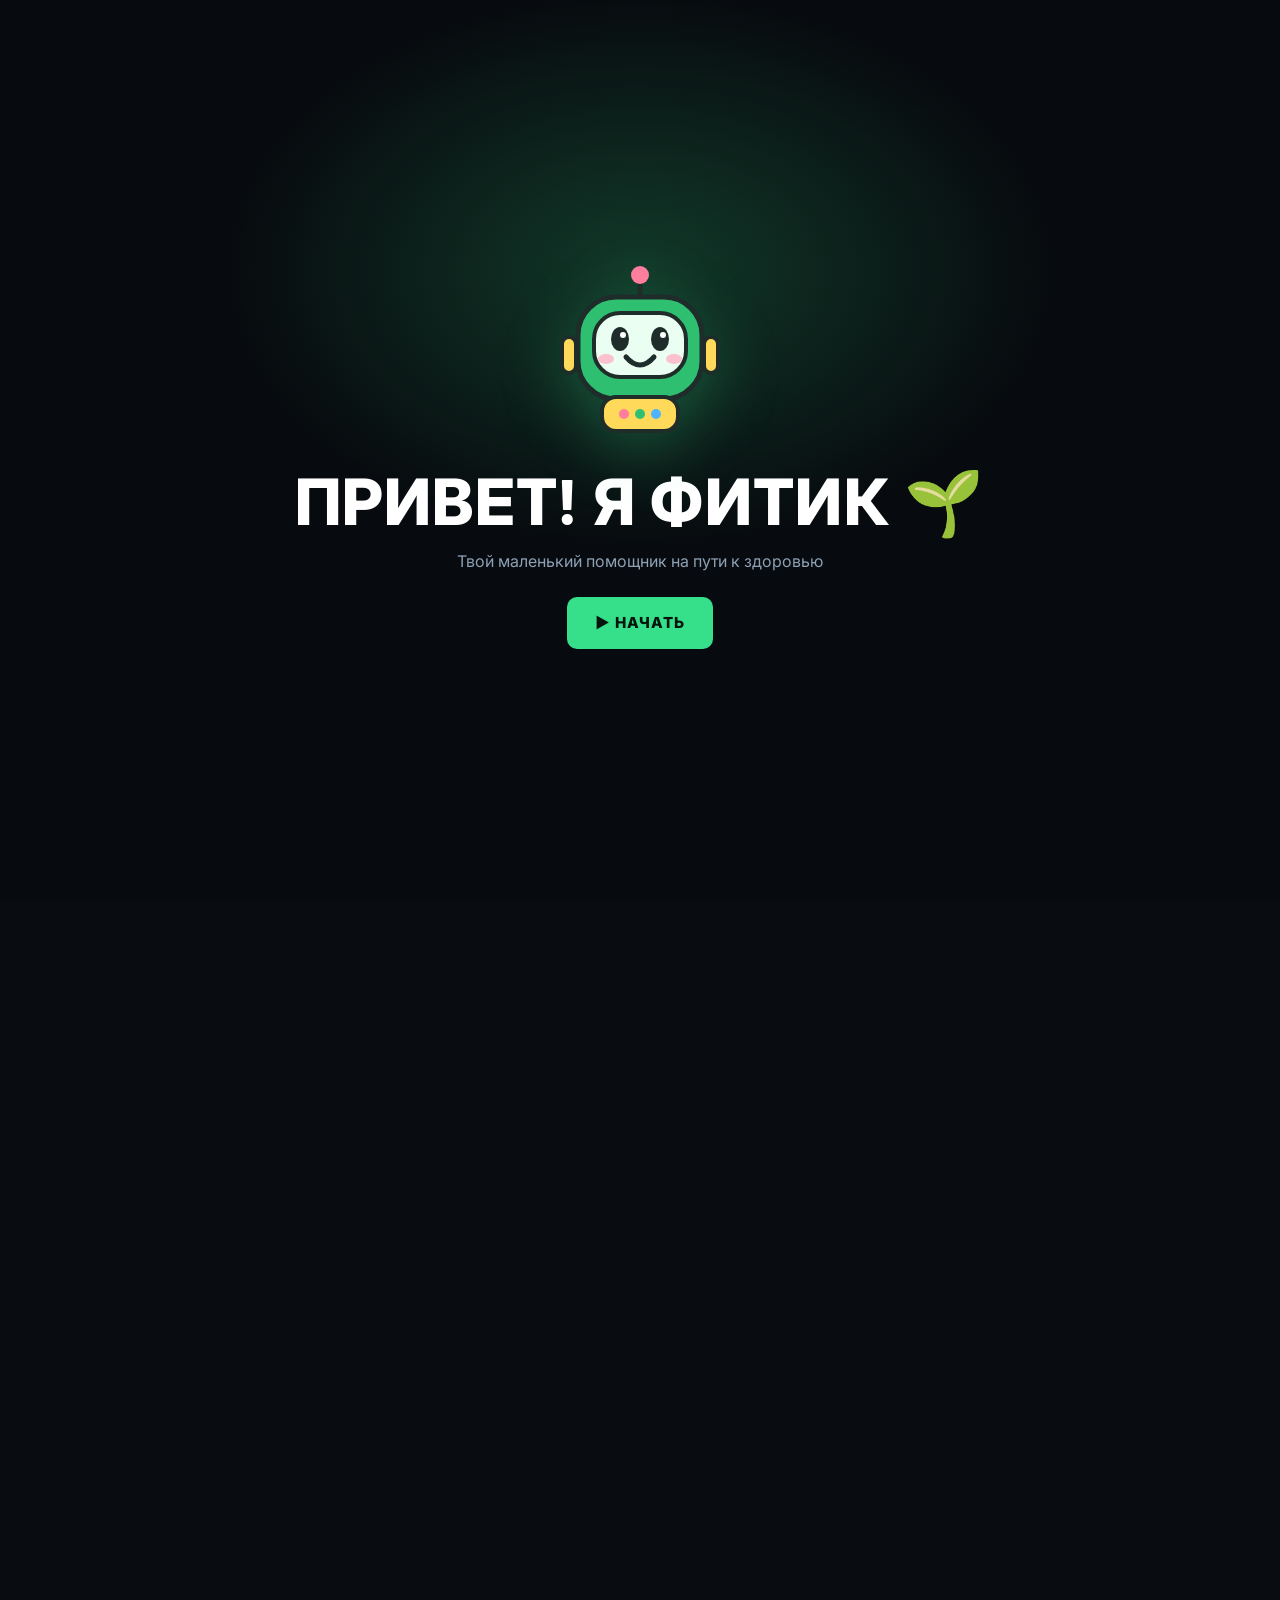
<file: index.html>
<!DOCTYPE html>
<html lang="ru">
<head>
  <meta charset="UTF-8">
  <meta name="viewport" content="width=device-width, initial-scale=1">
  <title>Фитик — помощник по питанию, похудению и тренировкам</title>
  <meta name="description" content="Персональный дневник здоровья: рассчитай свою норму калорий, получи рацион и следи за прогрессом вместе с роботом Фитиком.">
  <link rel="icon" href="assets/favicon.svg" type="image/svg+xml">
  <link href="https://fonts.googleapis.com/css2?family=Barlow+Condensed:wght@600;700;800&family=Inter:wght@400;600;700;800&display=swap" rel="stylesheet">
  <link rel="stylesheet" href="css/style.css">
</head>
<body>
  <!-- Стартовый экран с музыкой -->
  <div class="intro" id="intro">
    <div id="introMascot"></div>
    <h1>Привет! Я Фитик 🌱</h1>
    <p>Твой маленький помощник на пути к здоровью</p>
    <button class="btn" id="startBtn">▶ Начать</button>
  </div>

  <div id="site-header"></div>

  <main>
    <section class="hero">
      <div class="container hero-grid">
        <div>
          <span class="tag">Спорт · Питание · Похудение</span>
          <h1>Тренируйся. Питайся. <em>Побеждай.</em></h1>
          <p class="lead">Ответь на пару вопросов — Фитик посчитает норму калорий и БЖУ, составит рацион и недельный план тренировок и откроет твою личную страницу.</p>
          <div class="hero-cta">
            <a href="#start" class="btn">Рассчитать мой план</a>
            <a href="workouts.html" class="btn ghost">Тренировки</a>
          </div>
          <div class="kpis">
            <div><b>9</b><span>программ тренировок</span></div>
            <div><b>25+</b><span>упражнений с техникой</span></div>
            <div><b>HIIT</b><span>интервальный таймер</span></div>
          </div>
        </div>
        <div class="hero-mascot">
          <div class="bubble" id="bubble">Привет!</div>
          <div id="mascot"></div>
        </div>
      </div>
    </section>

    <section class="section" id="start">
      <div class="container">
        <div class="card wizard">
          <div class="progress"><div id="progressBar"></div></div>
          <form id="wizard" novalidate>
            <div class="steps">
            <div class="step active">
              <h2>Как тебя зовут?</h2>
              <label for="name">Имя</label>
              <input type="text" id="name" maxlength="24" placeholder="Например, Аня">
            </div>

            <div class="step">
              <h2>Пол и возраст</h2>
              <div class="choices" data-field="sex">
                <button type="button" class="choice selected" data-value="f">👩 Женщина</button>
                <button type="button" class="choice" data-value="m">👨 Мужчина</button>
              </div>
              <label for="age">Возраст (лет)</label>
              <input type="number" id="age" min="14" max="90" placeholder="25">
            </div>

            <div class="step">
              <h2>Рост и вес</h2>
              <label for="height">Рост (см)</label>
              <input type="number" id="height" min="120" max="230" placeholder="165">
              <label for="weight">Текущий вес (кг)</label>
              <input type="number" id="weight" min="30" max="250" step="0.1" placeholder="60">
            </div>

            <div class="step">
              <h2>Твоя цель</h2>
              <div class="choices" data-field="goal">
                <button type="button" class="choice selected" data-value="lose">📉 Похудеть</button>
                <button type="button" class="choice" data-value="keep">⚖️ Держать вес</button>
                <button type="button" class="choice" data-value="gain">💪 Набрать</button>
              </div>
              <label for="target">Желаемый вес (кг), необязательно</label>
              <input type="number" id="target" min="30" max="250" step="0.1" placeholder="55">
            </div>

            <div class="step">
              <h2>Насколько ты активен?</h2>
              <label for="activity">Уровень активности</label>
              <select id="activity">
                <option value="low">Сидячий образ жизни</option>
                <option value="light" selected>Лёгкая (1–3 тренировки в неделю)</option>
                <option value="mid">Средняя (3–5 тренировок)</option>
                <option value="high">Высокая (6–7 тренировок)</option>
              </select>
            </div>

            </div>
            <div class="error-slot"><p id="error" class="notice" hidden></p></div>
            <div class="row">
              <button type="button" class="btn ghost small" id="prevBtn">Назад</button>
              <button type="button" class="btn" id="nextBtn">Дальше</button>
            </div>
          </form>
        </div>
      </div>
    </section>

    <section class="section">
      <div class="container">
        <h2>Выбери своё <em>направление</em></h2>
        <div class="grid cols-4" id="sports"></div>
      </div>
    </section>

    <section class="section">
      <div class="container">
        <h2>Что <em>внутри</em></h2>
        <div class="grid cols-3">
          <div class="card"><h3>🧮 Умный калькулятор</h3><p>Норма калорий, белки, жиры, углеводы и воды — под твой вес и цель.</p></div>
          <div class="card"><h3>📓 Личный дневник</h3><p>Отмечай еду, воду и вес. Фитик радуется твоим успехам.</p></div>
          <div class="card"><h3>⏱️ Таймер и план</h3><p>Интервальный таймер, недельный план тренировок и расчёт сожжённых калорий.</p></div>
        </div>
      </div>
    </section>
  </main>

  <div id="site-footer"></div>

  <script src="js/data.js"></script>
  <script src="js/sport.js"></script>
  <script src="js/storage.js"></script>
  <script src="js/calc.js"></script>
  <script src="js/audio.js"></script>
  <script src="js/mascot.js"></script>
  <script src="js/layout.js"></script>
  <script src="js/onboarding.js"></script>
</body>
</html>
</file>
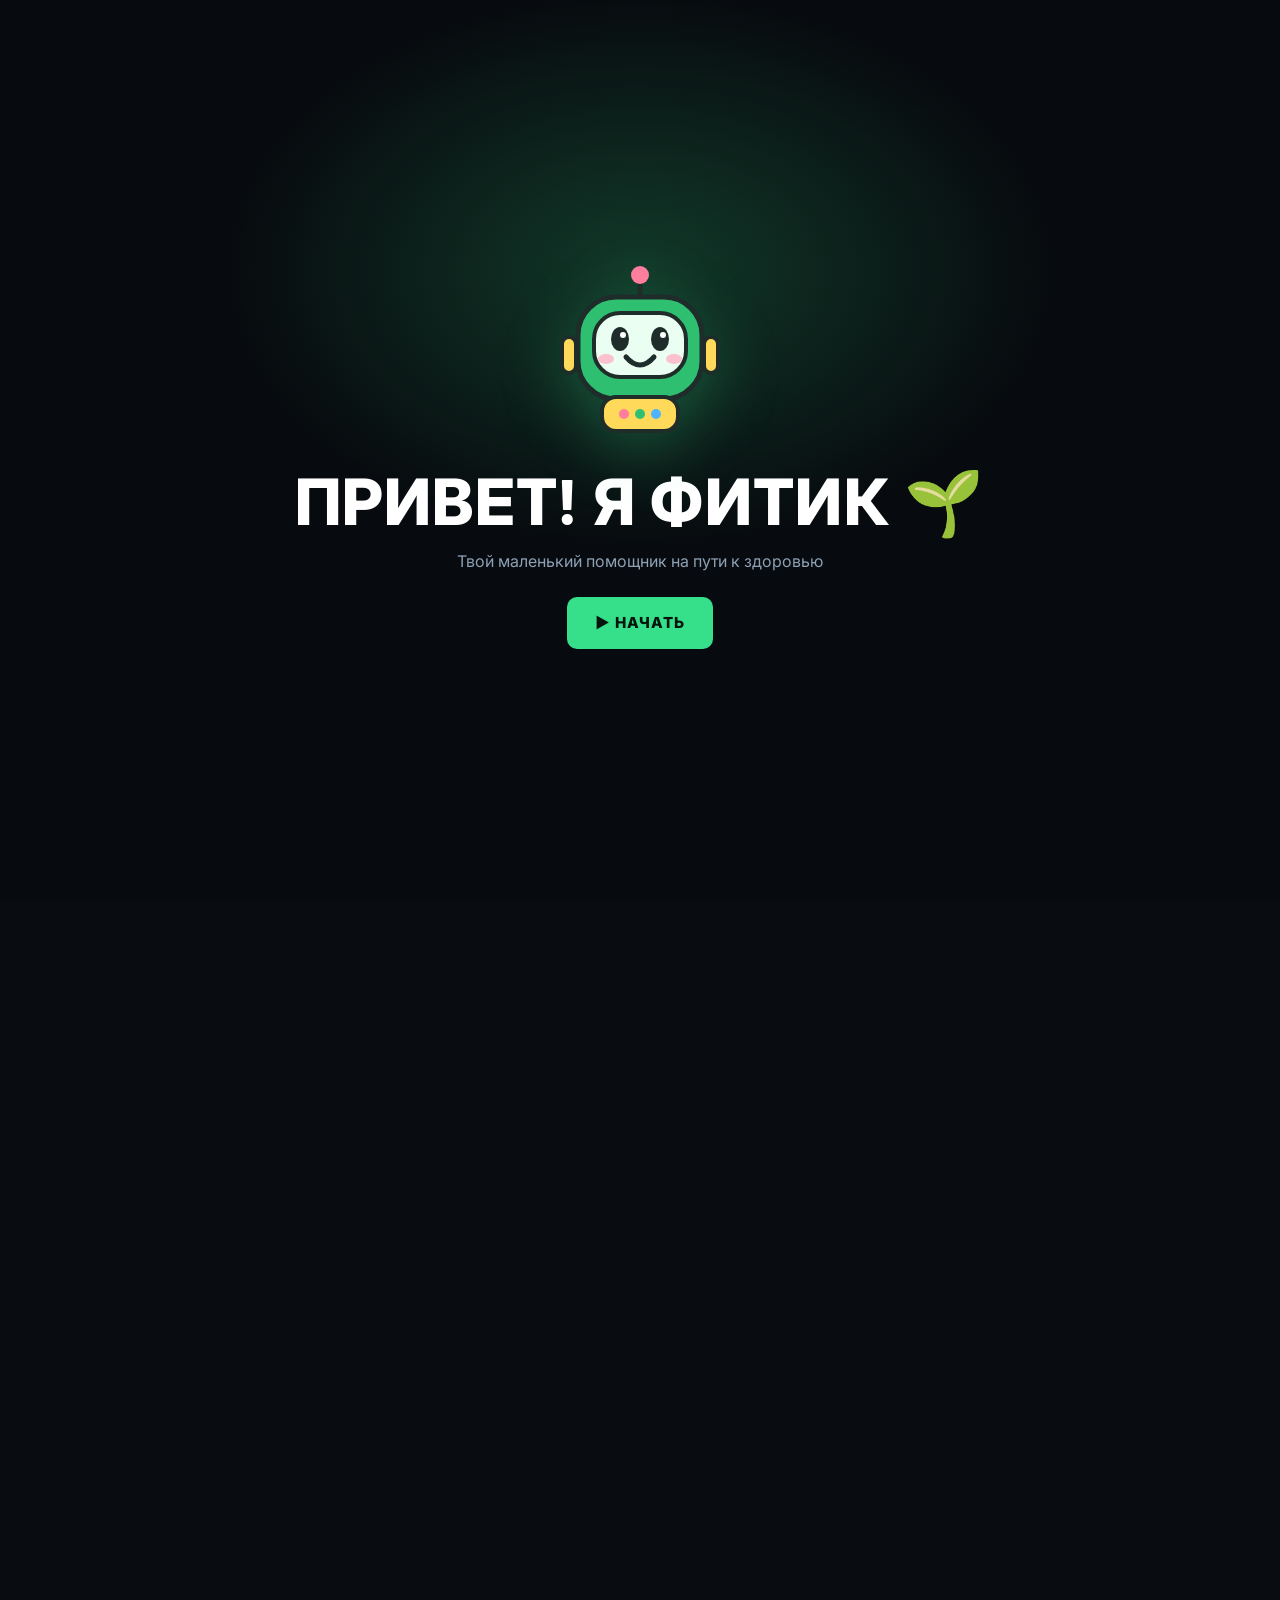
<file: diary.html>
<!DOCTYPE html>
<html lang="ru">
<head>
  <meta charset="UTF-8">
  <meta name="viewport" content="width=device-width, initial-scale=1">
  <title>Мой дневник — Фитик</title>
  <link rel="icon" href="assets/favicon.svg" type="image/svg+xml">
  <link href="https://fonts.googleapis.com/css2?family=Barlow+Condensed:wght@600;700;800&family=Inter:wght@400;600;700;800&display=swap" rel="stylesheet">
  <link rel="stylesheet" href="css/style.css">
</head>
<body>
  <div id="site-header"></div>
  <main class="container section">
    <div class="grid cols-2" style="align-items:center">
      <div>
        <span class="tag" id="dateTag"></span>
        <h1 id="hello">Мой дневник</h1>
        <p class="lead" id="subtitle"></p>
        <p>
          <button class="btn small" id="shareBtn">🔗 Моя личная ссылка</button>
          <button class="btn small ghost" id="resetBtn">Начать заново</button>
        </p>
      </div>
      <div class="hero-mascot">
        <div class="bubble" id="bubble">...</div>
        <div id="mascot"></div>
      </div>
    </div>

    <div class="grid cols-3" style="margin-top:28px">
      <div class="card stat"><div class="num" id="sTarget">—</div><div class="lbl">ккал в день</div></div>
      <div class="card stat"><div class="num" id="sBmi">—</div><div class="lbl" id="sBmiL">ИМТ</div></div>
      <div class="card stat"><div class="num" id="sWater">—</div><div class="lbl">стаканов воды</div></div>
    </div>

    <div class="grid cols-2" style="margin-top:20px">
      <div class="card">
        <h2>Сегодня съедено</h2>
        <div class="bar" id="kcalBar"><div style="width:0"></div></div>
        <p><b id="eatenTxt">0</b> из <b id="targetTxt">0</b> ккал</p>
        <div class="macro"><span>🥩 Белки: <b id="mP"></b> г</span><span>🥑 Жиры: <b id="mF"></b> г</span><span>🍞 Углеводы: <b id="mC"></b> г</span></div>
        <hr class="sep">
        <label for="extra">Добавить ещё калорий (перекус, сладкое…)</label>
        <div style="display:flex;gap:8px">
          <input type="number" id="extra" min="0" placeholder="Например, 150">
          <button class="btn small" id="addExtra">Добавить</button>
        </div>
      </div>

      <div class="card">
        <h2>Вода 💧</h2>
        <div class="glasses" id="glasses"></div>
        <hr class="sep">
        <h2>Вес сегодня ⚖️</h2>
        <div style="display:flex;gap:8px">
          <input type="number" id="weightToday" step="0.1" placeholder="кг">
          <button class="btn small" id="saveWeight">Записать</button>
        </div>
      </div>
    </div>

    <div class="card" style="margin-top:20px">
      <div style="display:flex;justify-content:space-between;align-items:center;flex-wrap:wrap;gap:8px">
        <h2 style="margin:0">Мой рацион на сегодня 🍽️</h2>
        <button class="btn small secondary" id="shuffle">🔄 Другие блюда</button>
      </div>
      <div id="plan"></div>
    </div>

    <div class="card" style="margin-top:20px">
      <h2>Мой план <em>на неделю</em> 🏋️</h2>
      <div class="week" id="week"></div>
      <p class="lead" style="margin-bottom:0">План подобран под твою цель. Таймер для интервалов — <a href="timer.html">здесь</a>, программы — <a href="workouts.html">здесь</a>.</p>
    </div>

    <div class="card" style="margin-top:20px">
      <h2>Тренировка <em>сегодня</em></h2>
      <div class="grid cols-3">
        <div><label for="wAct">Активность</label><select id="wAct"></select></div>
        <div><label for="wMin">Минут</label><input type="number" id="wMin" min="5" max="300" value="30"></div>
        <div style="display:flex;align-items:flex-end"><button class="btn" id="addWorkout" style="width:100%">Записать</button></div>
      </div>
      <div id="workoutList" style="margin-top:14px"></div>
      <p style="margin:12px 0 0">Сожжено сегодня: <b style="font-family:var(--head);font-size:1.8rem;color:var(--amber)" id="burned">0</b> ккал</p>
    </div>

    <div class="card" style="margin-top:20px">
      <h2>Динамика веса 📈</h2>
      <svg id="chart" viewBox="0 0 600 180" preserveAspectRatio="none"></svg>
      <p id="chartNote" class="lead"></p>
    </div>

    <div class="grid cols-3" style="margin-top:20px">
      <a class="card" href="game.html" style="text-decoration:none;color:inherit"><h3>🎮 Поиграть с Фитиком</h3><p>Короткая игра — отдохни и зарядись.</p></a>
      <a class="card" href="workouts.html" style="text-decoration:none;color:inherit"><h3>🏋️ Тренировки</h3><p>Планы для дома и зала.</p></a>
      <a class="card" href="shops.html" style="text-decoration:none;color:inherit"><h3>🛒 Магазины</h3><p>Спортпит, продукты, экипировка.</p></a>
    </div>
  </main>
  <div id="site-footer"></div>

  <script src="js/data.js"></script>
  <script src="js/sport.js"></script>
  <script src="js/storage.js"></script>
  <script src="js/calc.js"></script>
  <script src="js/audio.js"></script>
  <script src="js/mascot.js"></script>
  <script src="js/layout.js"></script>
  <script src="js/diary.js"></script>
</body>
</html>
</file>
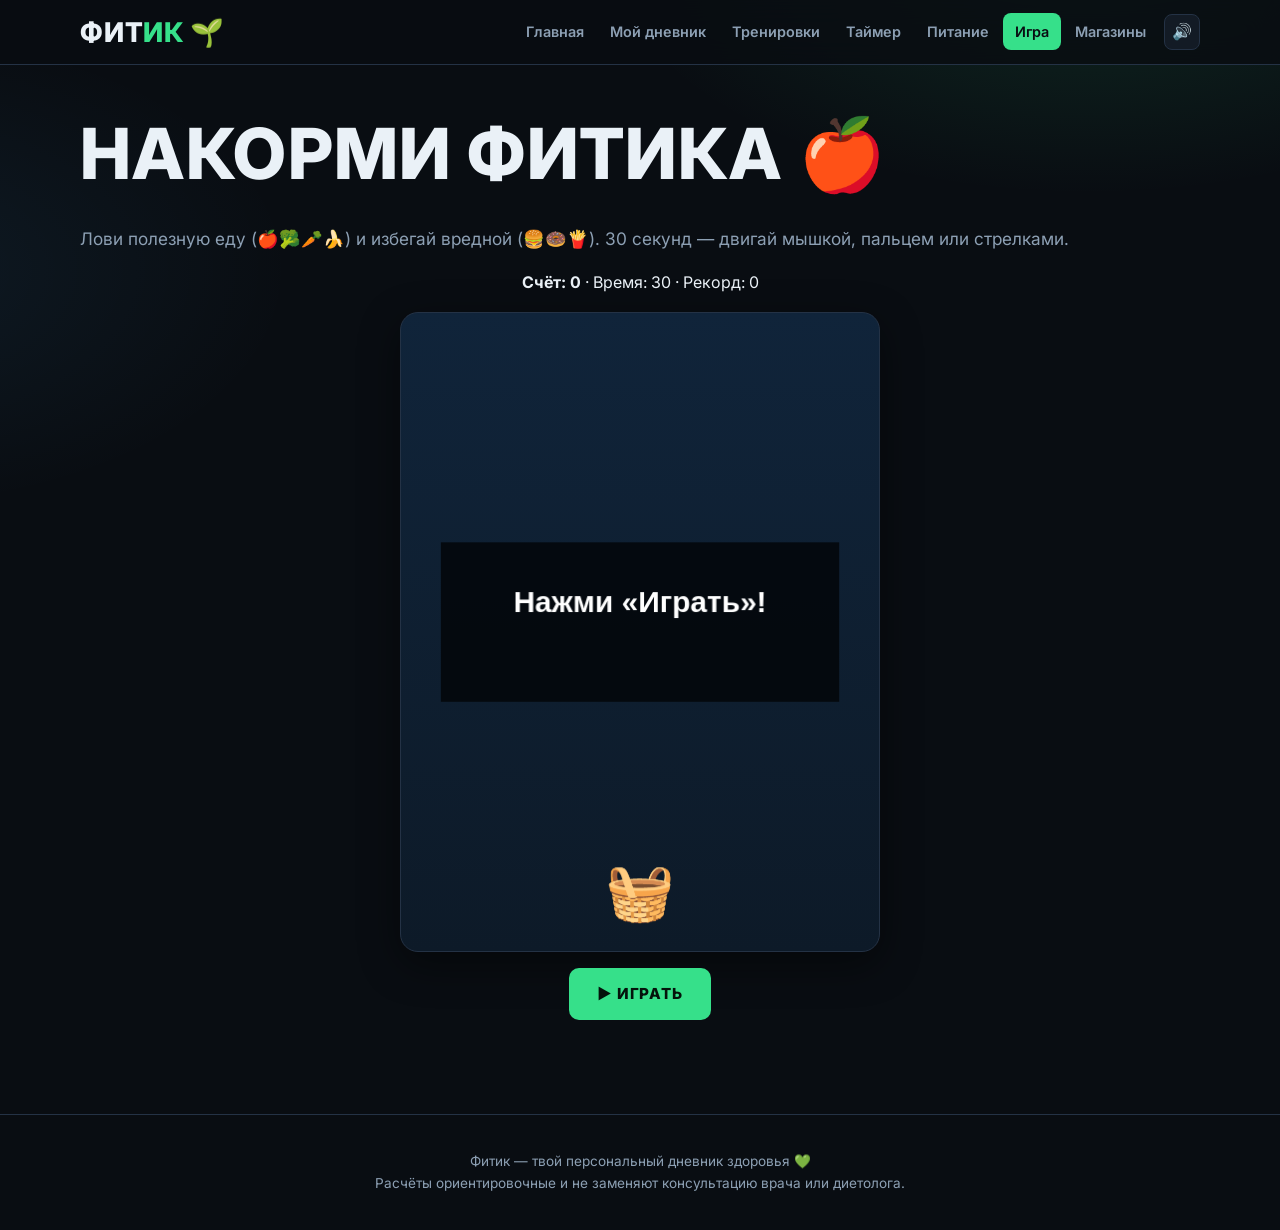
<file: game.html>
<!DOCTYPE html>
<html lang="ru">
<head>
  <meta charset="UTF-8">
  <meta name="viewport" content="width=device-width, initial-scale=1">
  <title>Игра — Фитик</title>
  <link rel="icon" href="assets/favicon.svg" type="image/svg+xml">
  <link href="https://fonts.googleapis.com/css2?family=Barlow+Condensed:wght@600;700;800&family=Inter:wght@400;600;700;800&display=swap" rel="stylesheet">
  <link rel="stylesheet" href="css/style.css">
</head>
<body>
  <div id="site-header"></div>
  <main class="container section">
    <h1>Накорми Фитика 🍎</h1>
    <p class="lead">Лови полезную еду (🍎🥦🥕🍌) и избегай вредной (🍔🍩🍟). 30 секунд — двигай мышкой, пальцем или стрелками.</p>
    <p style="text-align:center"><b>Счёт: <span id="score">0</span></b> · Время: <span id="time">30</span> · Рекорд: <span id="best">0</span></p><canvas id="game" width="480" height="640"></canvas><p style="text-align:center"><button class="btn" id="play">▶ Играть</button></p>
  </main>
  <div id="site-footer"></div>
  <script src="js/data.js"></script>
  <script src="js/storage.js"></script>
  <script src="js/audio.js"></script>
  <script src="js/layout.js"></script>
  <script src="js/game.js"></script>
</body>
</html>
</file>
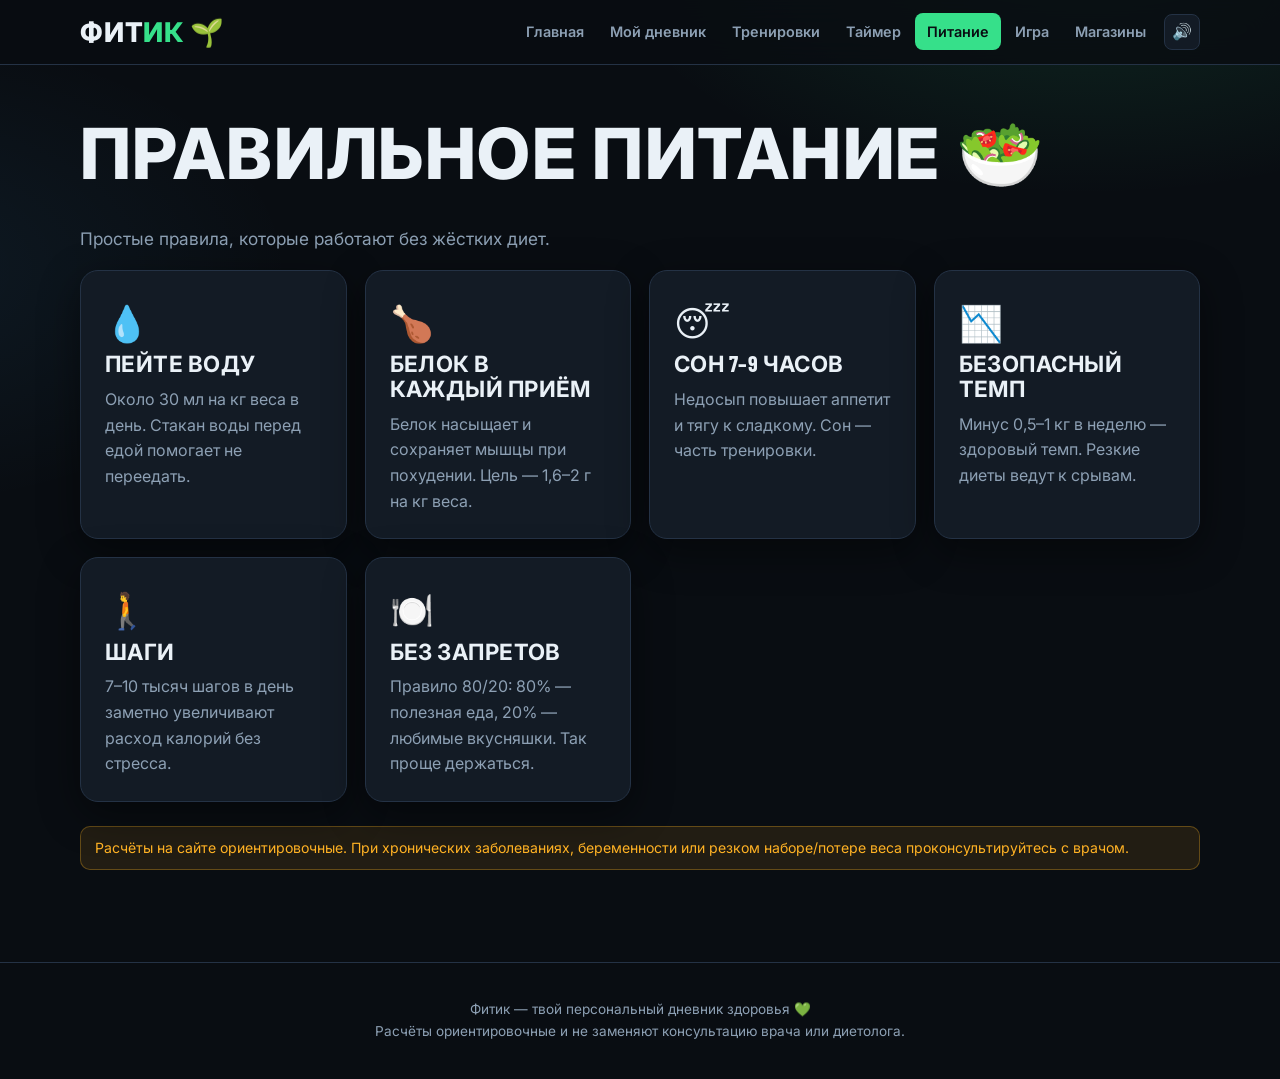
<file: nutrition.html>
<!DOCTYPE html>
<html lang="ru">
<head>
  <meta charset="UTF-8">
  <meta name="viewport" content="width=device-width, initial-scale=1">
  <title>Питание — Фитик</title>
  <link rel="icon" href="assets/favicon.svg" type="image/svg+xml">
  <link href="https://fonts.googleapis.com/css2?family=Barlow+Condensed:wght@600;700;800&family=Inter:wght@400;600;700;800&display=swap" rel="stylesheet">
  <link rel="stylesheet" href="css/style.css">
</head>
<body>
  <div id="site-header"></div>
  <main class="container section">
    <h1>Правильное питание 🥗</h1>
    <p class="lead">Простые правила, которые работают без жёстких диет.</p>
    <div class="grid cols-3" id="list"></div><p class="notice" style="margin-top:24px">Расчёты на сайте ориентировочные. При хронических заболеваниях, беременности или резком наборе/потере веса проконсультируйтесь с врачом.</p>
  </main>
  <div id="site-footer"></div>
  <script src="js/data.js"></script>
  <script src="js/storage.js"></script>
  <script src="js/audio.js"></script>
  <script src="js/layout.js"></script>
  <script src="js/pages.js"></script>
</body>
</html>
</file>
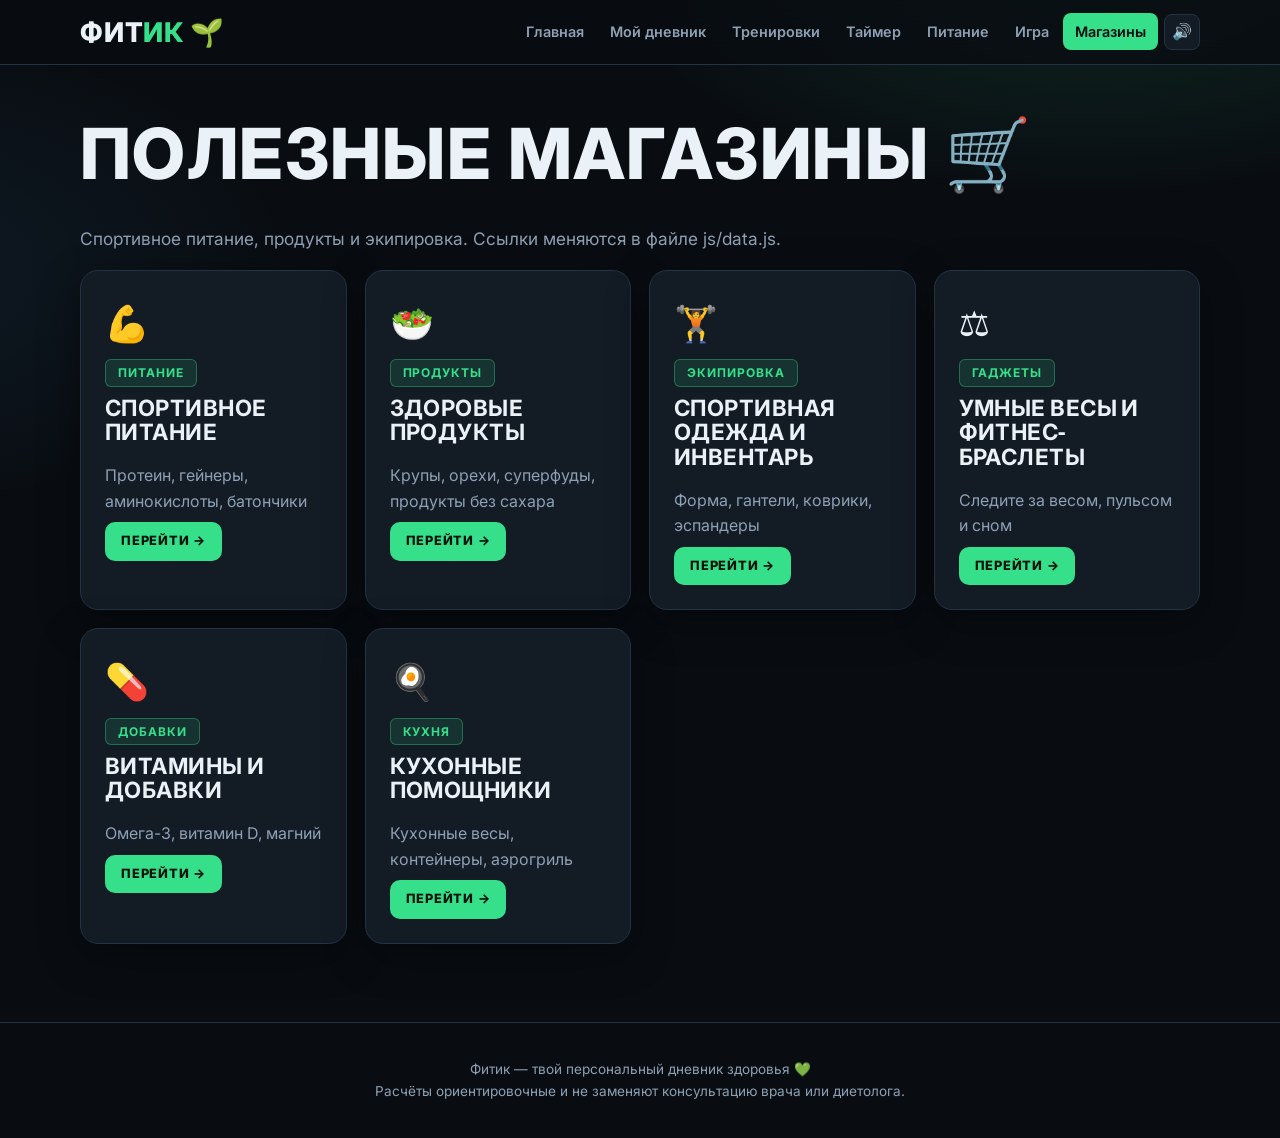
<file: shops.html>
<!DOCTYPE html>
<html lang="ru">
<head>
  <meta charset="UTF-8">
  <meta name="viewport" content="width=device-width, initial-scale=1">
  <title>Магазины — Фитик</title>
  <link rel="icon" href="assets/favicon.svg" type="image/svg+xml">
  <link href="https://fonts.googleapis.com/css2?family=Barlow+Condensed:wght@600;700;800&family=Inter:wght@400;600;700;800&display=swap" rel="stylesheet">
  <link rel="stylesheet" href="css/style.css">
</head>
<body>
  <div id="site-header"></div>
  <main class="container section">
    <h1>Полезные магазины 🛒</h1>
    <p class="lead">Спортивное питание, продукты и экипировка. Ссылки меняются в файле js/data.js.</p>
    <div class="grid cols-3" id="list"></div>
  </main>
  <div id="site-footer"></div>
  <script src="js/data.js"></script>
  <script src="js/storage.js"></script>
  <script src="js/audio.js"></script>
  <script src="js/layout.js"></script>
  <script src="js/pages.js"></script>
</body>
</html>
</file>
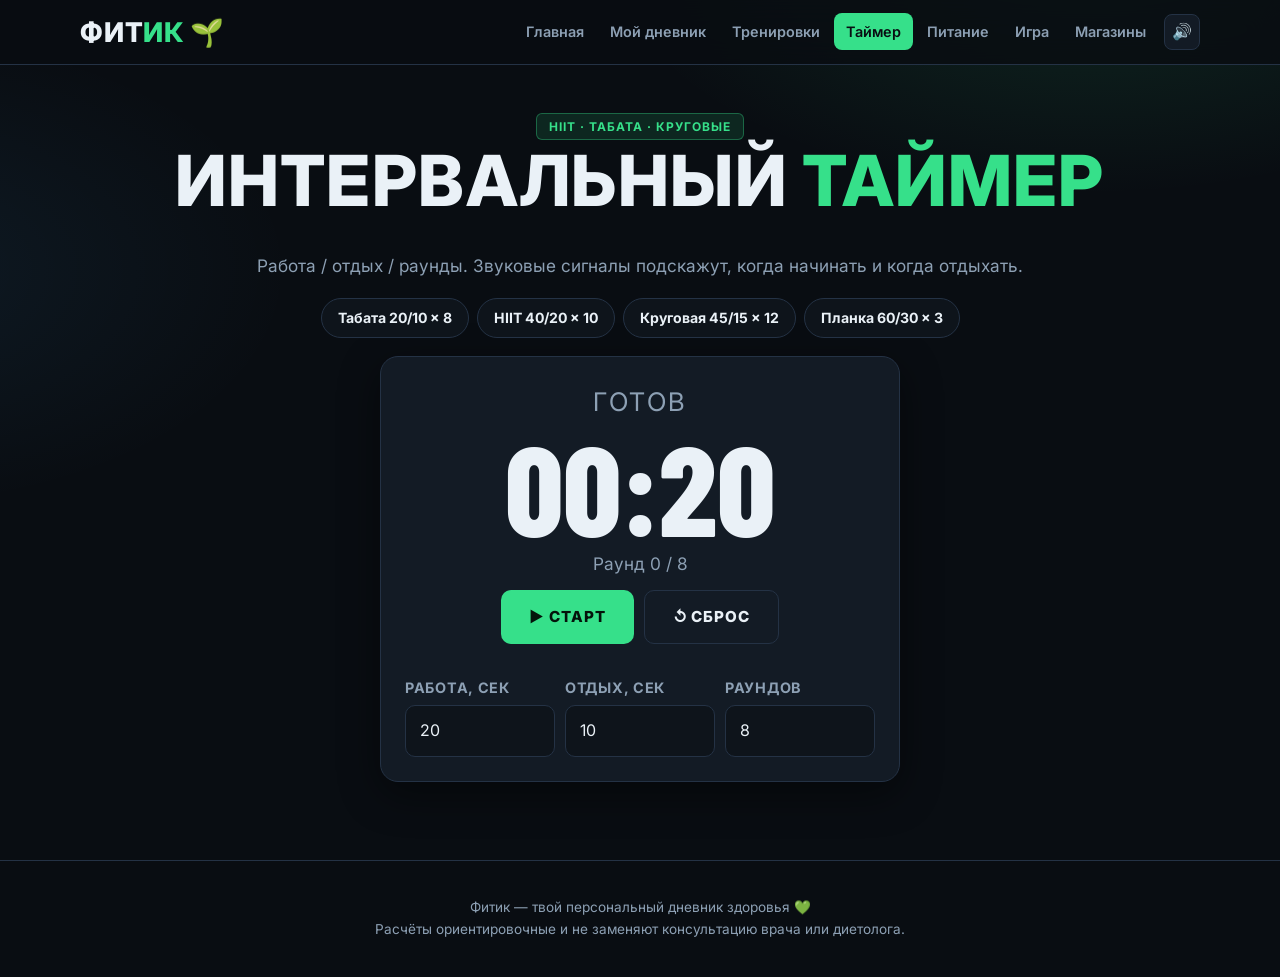
<file: timer.html>
<!DOCTYPE html>
<html lang="ru">
<head>
  <meta charset="UTF-8">
  <meta name="viewport" content="width=device-width, initial-scale=1">
  <title>Интервальный таймер — Фитик</title>
  <link rel="icon" href="assets/favicon.svg" type="image/svg+xml">
  <link href="https://fonts.googleapis.com/css2?family=Barlow+Condensed:wght@600;700;800&family=Inter:wght@400;600;700;800&display=swap" rel="stylesheet">
  <link rel="stylesheet" href="css/style.css">
</head>
<body>
  <div id="site-header"></div>
  <main class="container section">
    <div style="text-align:center">
      <span class="tag">HIIT · Табата · круговые</span>
      <h1>Интервальный <em>таймер</em></h1>
      <p class="lead">Работа / отдых / раунды. Звуковые сигналы подскажут, когда начинать и когда отдыхать.</p>
    </div>
    <div class="chips" style="justify-content:center" id="presets"></div>
    <div class="card timer-box" id="box">
      <div class="timer-phase" id="phase">Готов</div>
      <div class="timer-time" id="time">00:20</div>
      <div class="lead" id="round">Раунд 0 / 8</div>
      <div class="timer-controls">
        <button class="btn" id="startBtn">▶ Старт</button>
        <button class="btn ghost" id="resetBtn">↺ Сброс</button>
      </div>
      <div class="timer-inputs">
        <div><label for="wSec">Работа, сек</label><input type="number" id="wSec" min="5" max="600" value="20"></div>
        <div><label for="rSec">Отдых, сек</label><input type="number" id="rSec" min="0" max="600" value="10"></div>
        <div><label for="rounds">Раундов</label><input type="number" id="rounds" min="1" max="50" value="8"></div>
      </div>
    </div>
  </main>
  <div id="site-footer"></div>
  <script src="js/data.js"></script>
  <script src="js/storage.js"></script>
  <script src="js/audio.js"></script>
  <script src="js/layout.js"></script>
  <script src="js/timer.js"></script>
</body>
</html>
</file>
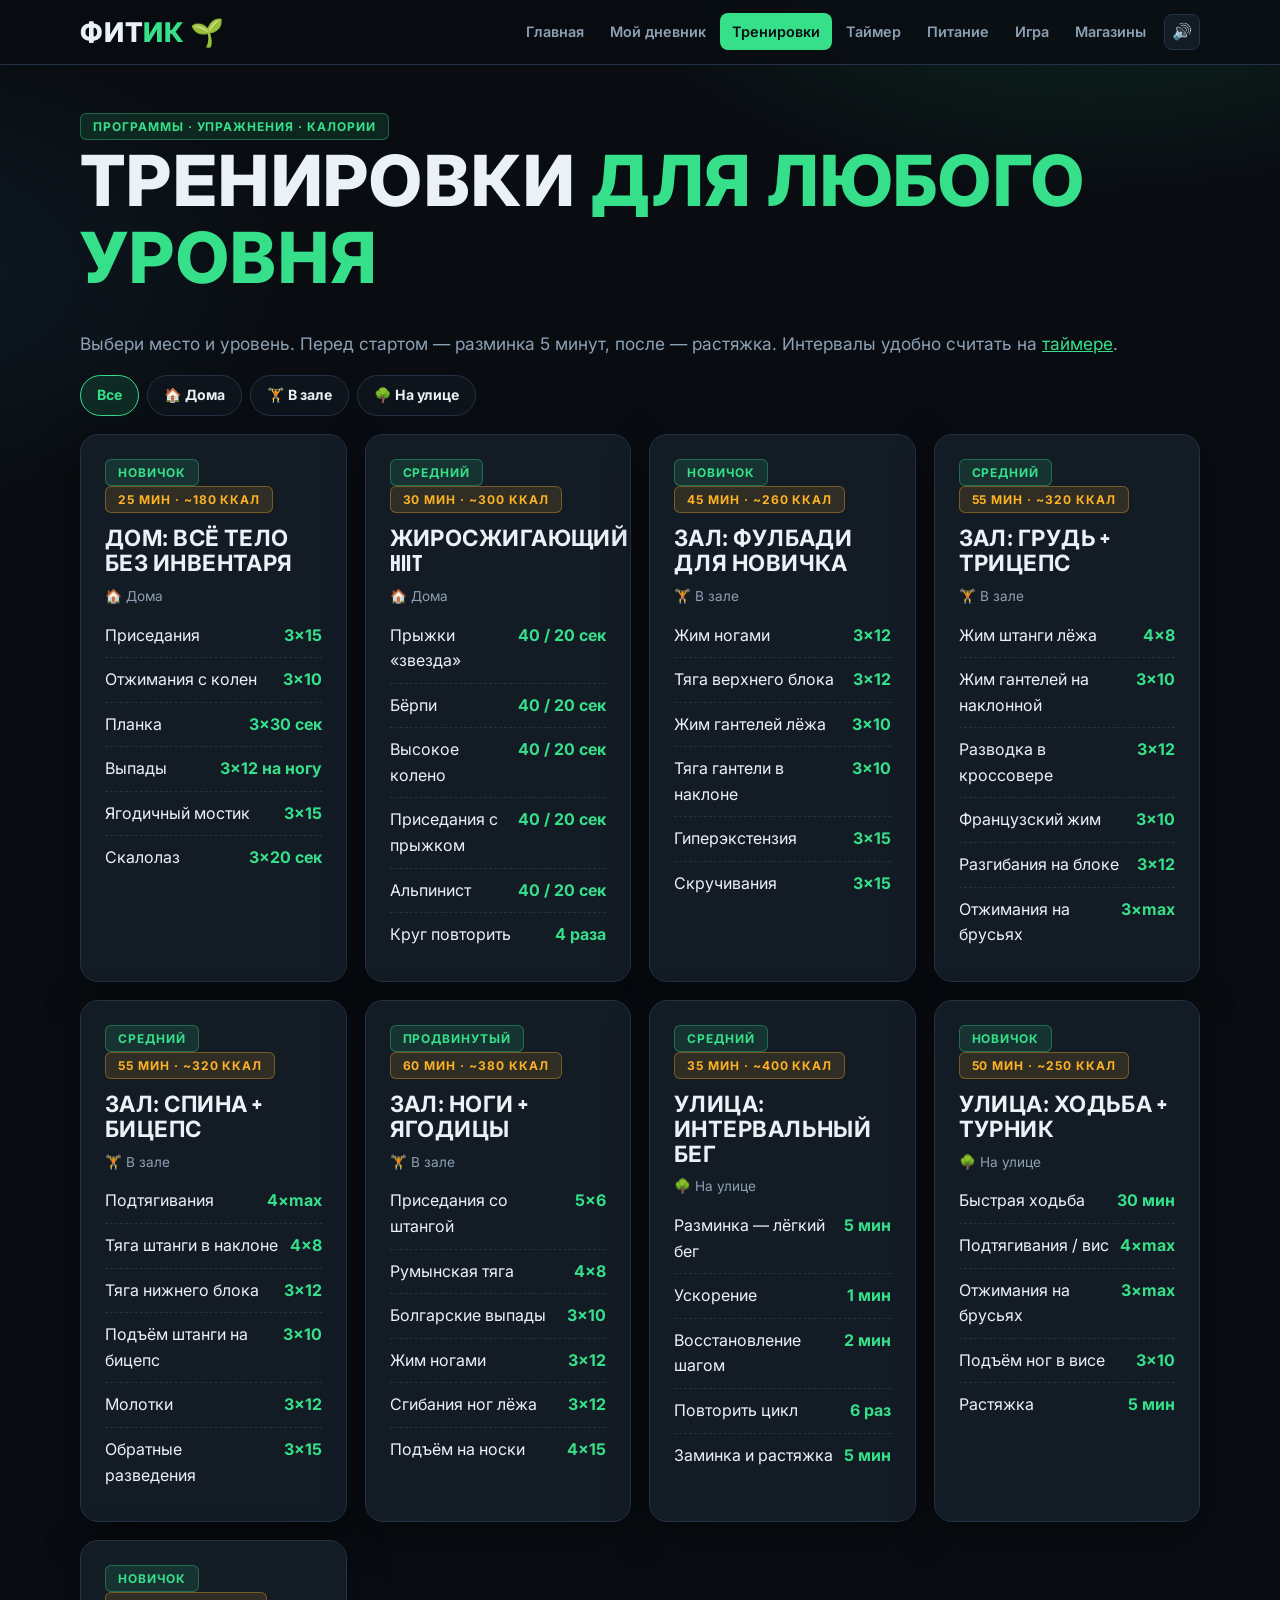
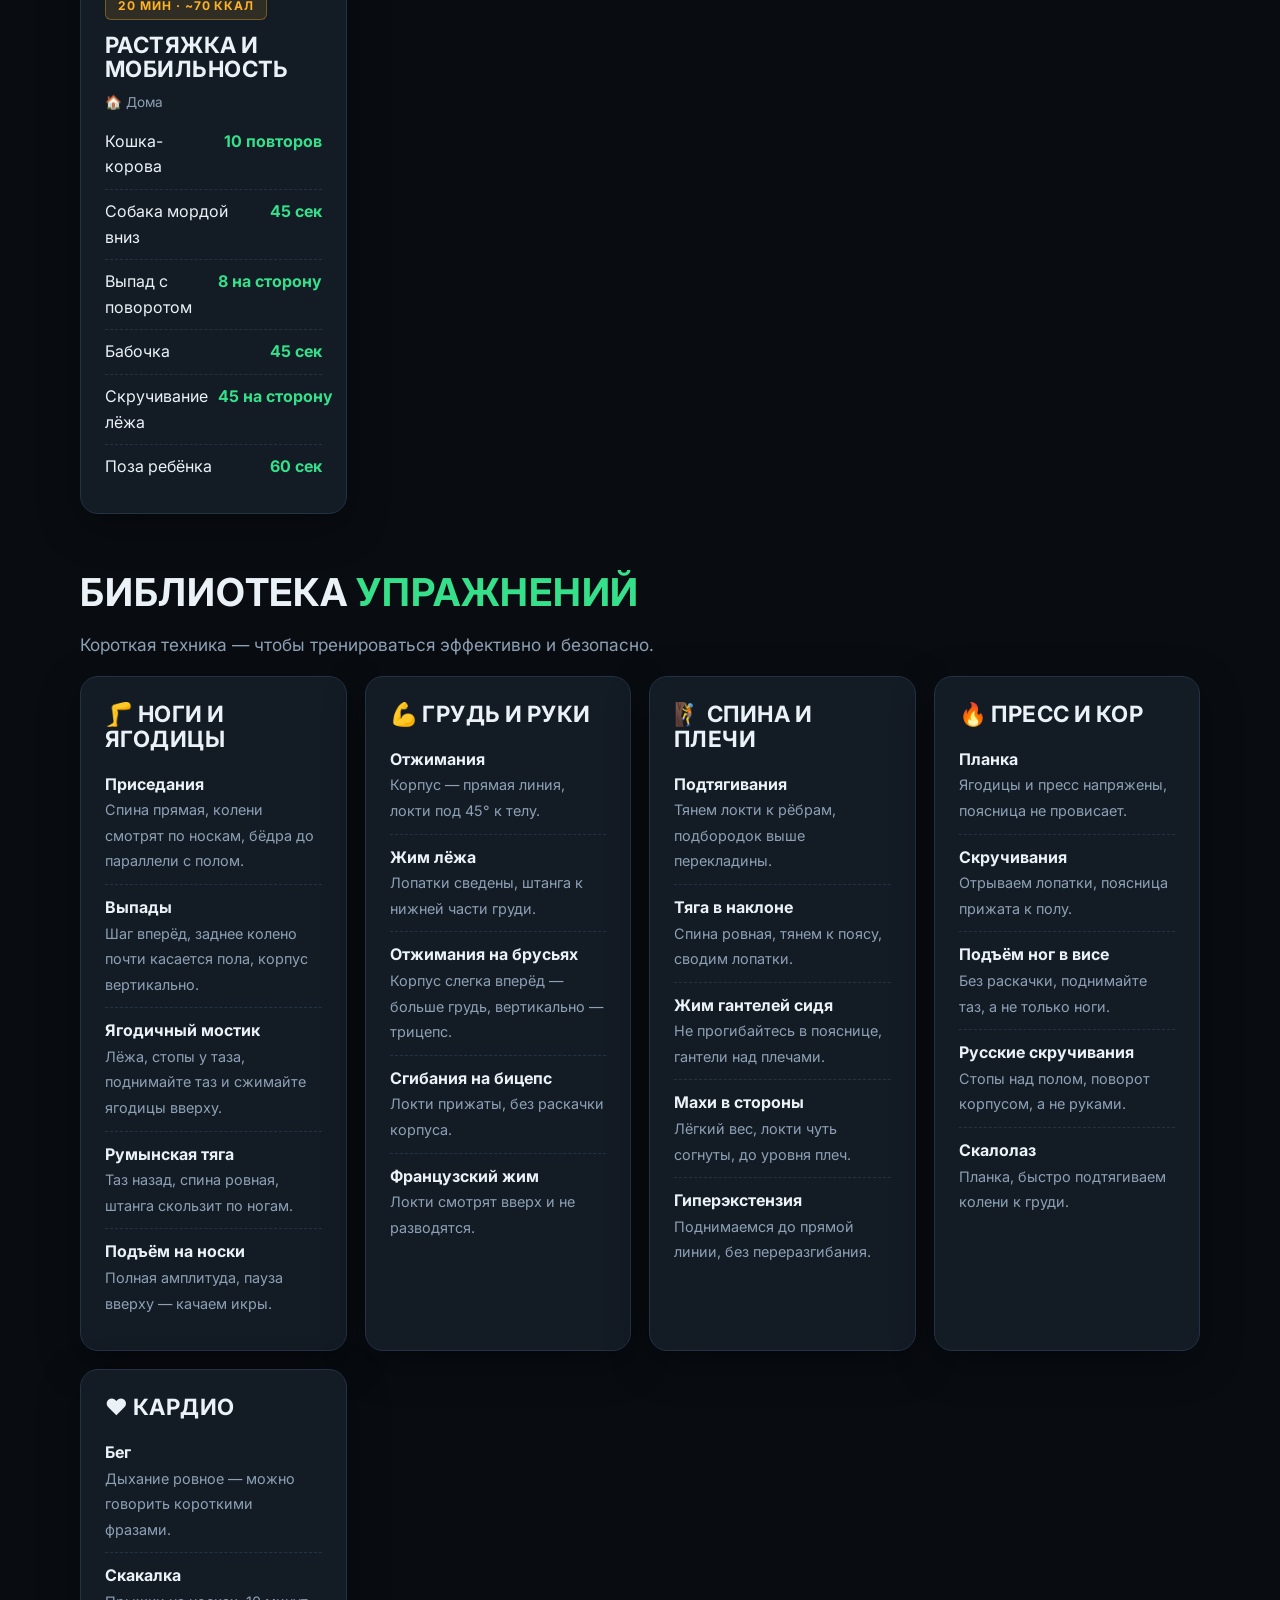
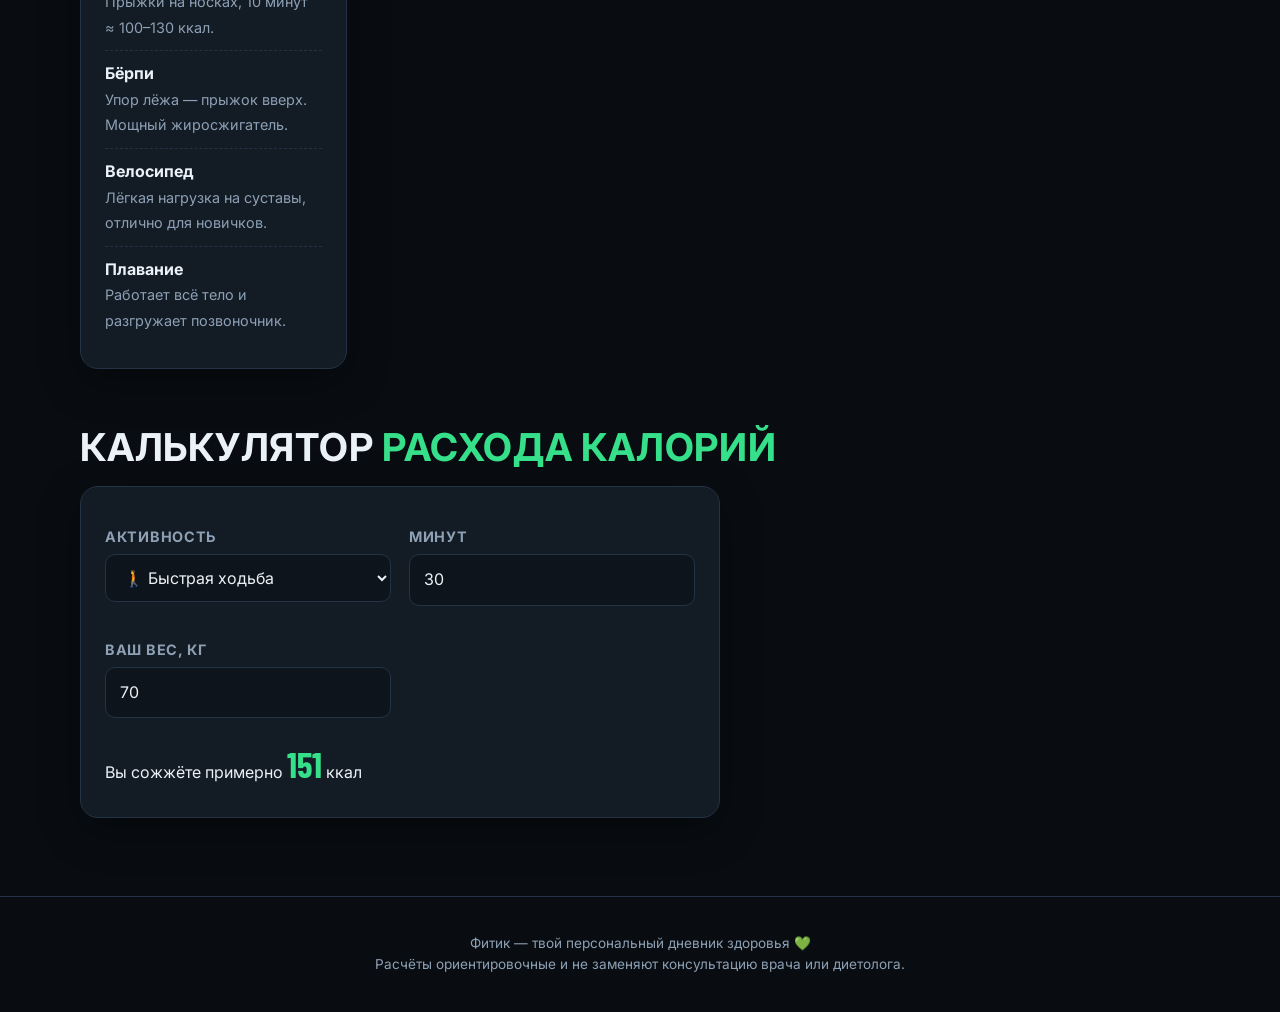
<file: workouts.html>
<!DOCTYPE html>
<html lang="ru">
<head>
  <meta charset="UTF-8">
  <meta name="viewport" content="width=device-width, initial-scale=1">
  <title>Тренировки — Фитик</title>
  <link rel="icon" href="assets/favicon.svg" type="image/svg+xml">
  <link href="https://fonts.googleapis.com/css2?family=Barlow+Condensed:wght@600;700;800&family=Inter:wght@400;600;700;800&display=swap" rel="stylesheet">
  <link rel="stylesheet" href="css/style.css">
</head>
<body>
  <div id="site-header"></div>
  <main class="container section">
    <span class="tag">Программы · упражнения · калории</span>
    <h1>Тренировки <em>для любого уровня</em></h1>
    <p class="lead">Выбери место и уровень. Перед стартом — разминка 5 минут, после — растяжка. Интервалы удобно считать на <a href="timer.html">таймере</a>.</p>

    <div class="chips" id="filters"></div>
    <div class="grid cols-3" id="list"></div>

    <section style="margin-top:56px">
      <h2>Библиотека <em>упражнений</em></h2>
      <p class="lead">Короткая техника — чтобы тренироваться эффективно и безопасно.</p>
      <div class="grid cols-3" id="library"></div>
    </section>

    <section style="margin-top:56px">
      <h2>Калькулятор <em>расхода калорий</em></h2>
      <div class="card" style="max-width:640px">
        <div class="grid cols-3">
          <div><label for="cAct">Активность</label><select id="cAct"></select></div>
          <div><label for="cMin">Минут</label><input type="number" id="cMin" min="5" max="300" value="30"></div>
          <div><label for="cW">Ваш вес, кг</label><input type="number" id="cW" min="30" max="250" value="70"></div>
        </div>
        <p style="margin:18px 0 0">Вы сожжёте примерно <b style="font-family:var(--head);font-size:2.2rem;color:var(--green)" id="cRes">0</b> ккал</p>
      </div>
    </section>
  </main>
  <div id="site-footer"></div>
  <script src="js/data.js"></script>
  <script src="js/sport.js"></script>
  <script src="js/storage.js"></script>
  <script src="js/audio.js"></script>
  <script src="js/layout.js"></script>
  <script src="js/pages.js"></script>
</body>
</html>
</file>
<file: css/style.css>
:root {
  --bg: #090d12;
  --bg2: #0e141b;
  --card: #131b25;
  --card2: #192332;
  --line: #243245;
  --ink: #eaf1f7;
  --muted: #8da0b4;
  --green: #36e08a;
  --green-d: #1fa862;
  --amber: #ffb224;
  --red: #ff5d73;
  --blue: #4db8ff;
  --radius: 18px;
  --shadow: 0 12px 40px rgba(0, 0, 0, .45);
  --head: 'Barlow Condensed', 'Inter', system-ui, sans-serif;
}
* { box-sizing: border-box; }
html { scroll-behavior: smooth; }
body {
  margin: 0;
  font-family: 'Inter', system-ui, sans-serif;
  color: var(--ink);
  background: var(--bg);
  background-image:
    radial-gradient(800px 400px at 85% -5%, rgba(54, 224, 138, .13), transparent 60%),
    radial-gradient(700px 400px at -10% 30%, rgba(77, 184, 255, .08), transparent 60%);
  background-attachment: fixed;
  line-height: 1.6;
  overflow-anchor: none;
  -webkit-text-size-adjust: 100%;
}
a { color: var(--green); }
h1, h2, h3 { font-family: var(--head); text-transform: uppercase; letter-spacing: .02em; line-height: 1.1; margin: 0 0 .5em; }
h1 { font-size: clamp(2.4rem, 7vw, 4.4rem); font-weight: 800; }
h2 { font-size: clamp(1.7rem, 4vw, 2.4rem); font-weight: 700; }
h3 { font-size: 1.4rem; font-weight: 700; }
h1 em, h2 em { font-style: normal; color: var(--green); }
.container { width: min(1120px, 100% - 32px); margin-inline: auto; }

/* header */
.site-header { position: sticky; top: 0; z-index: 20; backdrop-filter: blur(14px); background: rgba(9, 13, 18, .82); border-bottom: 1px solid var(--line); }
.site-header .container { display: flex; align-items: center; justify-content: space-between; gap: 12px; padding: 10px 0; flex-wrap: wrap; }
.logo { font-family: var(--head); font-weight: 800; font-size: 1.7rem; text-transform: uppercase; text-decoration: none; color: var(--ink); letter-spacing: .03em; }
.logo span { color: var(--green); }
.nav { display: flex; gap: 2px; flex-wrap: wrap; align-items: center; }
.nav a { text-decoration: none; color: var(--muted); padding: 7px 12px; border-radius: 8px; font-weight: 600; font-size: .9rem; }
.nav a:hover { color: var(--ink); background: var(--card); }
.nav a.active { color: var(--bg); background: var(--green); }
.mute-btn { border: 1px solid var(--line); background: var(--card); color: var(--ink); border-radius: 8px; width: 36px; height: 36px; cursor: pointer; font-size: 1rem; margin-left: 4px; }

/* buttons */
.btn {
  display: inline-block; border: 0; cursor: pointer; text-decoration: none; text-transform: uppercase; letter-spacing: .06em;
  background: var(--green); color: #04130b; font: inherit; font-weight: 800; font-size: .95rem;
  padding: 14px 28px; border-radius: 10px; transition: transform .12s, box-shadow .12s, background .12s;
  box-shadow: 0 0 0 0 rgba(54, 224, 138, .5);
}
.btn:hover { transform: translateY(-2px); box-shadow: 0 8px 24px rgba(54, 224, 138, .35); }
.btn:active { transform: translateY(0); }
.btn:disabled { opacity: .5; cursor: default; transform: none; box-shadow: none; }
.btn.secondary { background: var(--amber); color: #1d1200; }
.btn.secondary:hover { box-shadow: 0 8px 24px rgba(255, 178, 36, .3); }
.btn.ghost { background: transparent; color: var(--ink); border: 1px solid var(--line); box-shadow: none; }
.btn.ghost:hover { border-color: var(--green); color: var(--green); box-shadow: none; }
.btn.small { padding: 9px 16px; font-size: .8rem; }

/* cards */
.card { background: var(--card); border: 1px solid var(--line); border-radius: var(--radius); padding: 24px; box-shadow: var(--shadow); }
a.card { transition: transform .15s, border-color .15s; }
a.card:hover { transform: translateY(-3px); border-color: var(--green); }
.grid { display: grid; gap: 18px; }
.grid.cols-2 { grid-template-columns: repeat(auto-fit, minmax(280px, 1fr)); }
.grid.cols-3 { grid-template-columns: repeat(auto-fit, minmax(240px, 1fr)); }
.grid.cols-4 { grid-template-columns: repeat(auto-fit, minmax(170px, 1fr)); }
.section { padding: 48px 0; }
.lead { color: var(--muted); font-size: 1.08rem; }
.tag { display: inline-block; background: rgba(54, 224, 138, .12); color: var(--green); border: 1px solid rgba(54, 224, 138, .35); font-weight: 700; padding: 3px 12px; border-radius: 6px; font-size: .75rem; text-transform: uppercase; letter-spacing: .08em; }
.tag.amber { background: rgba(255, 178, 36, .12); color: var(--amber); border-color: rgba(255, 178, 36, .35); }
hr.sep { border: 0; border-top: 1px dashed var(--line); margin: 18px 0; }

/* hero */
.hero { padding: 40px 0 20px; }
.hero-grid { display: grid; grid-template-columns: 1.15fr .85fr; gap: 32px; align-items: center; }
.hero-mascot { display: flex; flex-direction: column; align-items: center; }
.hero-cta { display: flex; gap: 12px; flex-wrap: wrap; margin-top: 8px; }
.kpis { display: flex; gap: 28px; margin-top: 28px; flex-wrap: wrap; }
.kpis b { display: block; font-family: var(--head); font-size: 2rem; color: var(--green); line-height: 1; }
.kpis span { color: var(--muted); font-size: .85rem; }
@media (max-width: 800px) { .hero-grid { grid-template-columns: 1fr; } }

.sport-card { text-decoration: none; color: inherit; text-align: left; position: relative; overflow: hidden; }
.sport-card .big { font-size: 2.6rem; display: block; margin-bottom: 6px; filter: drop-shadow(0 4px 12px rgba(54, 224, 138, .3)); }
.sport-card p { color: var(--muted); margin: 0; font-size: .92rem; }

/* mascot */
.mascot { position: relative; display: inline-block; cursor: pointer; user-select: none; -webkit-tap-highlight-color: transparent; }
.mascot svg { display: block; overflow: visible; animation: float 3s ease-in-out infinite; filter: drop-shadow(0 18px 30px rgba(54, 224, 138, .25)); }
.mascot .eye { transform-origin: center; transform-box: fill-box; animation: blink 4s infinite; }
.mascot .antenna-ball { animation: pulse 1.5s ease-in-out infinite; transform-origin: center; transform-box: fill-box; }
.mascot.excited svg { animation: jump .5s ease-in-out infinite; }
.mascot.sad svg { animation: none; transform: translateY(6px); }
.mascot.sleepy svg { animation: float 6s ease-in-out infinite; }
.mascot .mouth-happy, .mascot .mouth-sad, .mascot .mouth-sleepy { display: none; }
.mascot.happy .mouth-happy, .mascot.excited .mouth-happy { display: block; }
.mascot.sad .mouth-sad { display: block; }
.mascot.sleepy .mouth-sleepy { display: block; }
.mascot.sleepy .eye { transform: scaleY(.2); animation: none; }
.bubble {
  position: relative; background: var(--card2); border: 1px solid var(--line); border-radius: 14px; padding: 12px 18px;
  font-weight: 600; max-width: 300px; text-align: center; margin-bottom: 16px; min-height: 76px; display: flex; align-items: center; justify-content: center;
}
.bubble::after { content: ''; position: absolute; left: 50%; bottom: -9px; width: 16px; height: 16px; background: var(--card2); border-right: 1px solid var(--line); border-bottom: 1px solid var(--line); transform: translateX(-50%) rotate(45deg); }
.heart { position: absolute; pointer-events: none; animation: rise 1.2s ease-out forwards; font-size: 1.4rem; }
@keyframes float { 0%, 100% { transform: translateY(0); } 50% { transform: translateY(-10px); } }
@keyframes jump { 0%, 100% { transform: translateY(0); } 50% { transform: translateY(-22px); } }
@keyframes blink { 0%, 92%, 100% { transform: scaleY(1); } 96% { transform: scaleY(.1); } }
@keyframes pulse { 0%, 100% { transform: scale(1); } 50% { transform: scale(1.3); } }
@keyframes rise { from { opacity: 1; transform: translateY(0); } to { opacity: 0; transform: translateY(-80px); } }

/* intro overlay */
.intro {
  position: fixed; inset: 0; z-index: 100; display: flex; flex-direction: column; align-items: center; justify-content: center;
  background: radial-gradient(600px 400px at 50% 30%, rgba(54, 224, 138, .22), transparent 70%), #070a0e; color: #fff; text-align: center; padding: 20px; gap: 14px;
  transition: opacity .6s, visibility .6s;
}
.intro.hide { opacity: 0; visibility: hidden; }
.intro h1 { margin: 0; font-size: clamp(2.4rem, 9vw, 4rem); }
.intro p { color: var(--muted); margin: 0 0 8px; }

/* wizard */
.wizard { max-width: 400px; margin-inline: auto; scroll-margin-top: 80px; }
.steps { min-height: 0; }
.step { display: none; }
.step.active { display: block; animation: fade .3s; }
@keyframes fade { from { opacity: 0; transform: translateY(6px); } to { opacity: 1; transform: none; } }
label { display: block; font-weight: 700; margin: 14px 0 6px; font-size: .9rem; color: var(--muted); text-transform: uppercase; letter-spacing: .05em; }
input[type=text], input[type=number], select {
  width: 100%; font: inherit; font-size: 16px; /* 16px — iOS не будет зумить страницу */ padding: 12px 14px; color: var(--ink);
  border: 1px solid var(--line); border-radius: 10px; background: var(--bg2);
}
select option { background: var(--bg2); }
input:focus, select:focus { outline: none; border-color: var(--green); box-shadow: 0 0 0 3px rgba(54, 224, 138, .18); }
input::placeholder { color: #5a6c80; }
.choices { display: grid; gap: 10px; grid-template-columns: repeat(auto-fit, minmax(140px, 1fr)); }
.choice, .chip { border: 1px solid var(--line); border-radius: 10px; padding: 12px; cursor: pointer; font-weight: 700; background: var(--bg2); color: var(--ink); font: inherit; font-weight: 700; text-align: center; }
.choice.selected, .chip.selected { border-color: var(--green); background: rgba(54, 224, 138, .12); color: var(--green); }
.chips { display: flex; gap: 8px; flex-wrap: wrap; margin: 18px 0; }
.chip { padding: 8px 16px; border-radius: 99px; font-size: .88rem; }
.progress { height: 6px; background: var(--line); border-radius: 99px; overflow: hidden; margin-bottom: 18px; }
.progress div { height: 100%; background: var(--green); width: 0; transition: width .3s; }
.row { display: flex; gap: 10px; margin-top: 18px; justify-content: space-between; }
.notice { background: rgba(255, 178, 36, .1); border: 1px solid rgba(255, 178, 36, .3); border-radius: 10px; padding: 10px 14px; font-size: .88rem; color: var(--amber); }
.error-slot:empty, .error-slot { margin-top: 0; }
.error-slot .notice { margin: 12px 0 0; }

/* stats */
.stat { text-align: center; }
.stat .num { font-family: var(--head); font-size: 3rem; font-weight: 800; color: var(--green); line-height: 1; }
.stat .lbl { color: var(--muted); font-weight: 600; font-size: .85rem; margin-top: 4px; }
.bar { height: 12px; background: var(--bg2); border: 1px solid var(--line); border-radius: 99px; overflow: hidden; }
.bar > div { height: 100%; background: linear-gradient(90deg, var(--green-d), var(--green)); border-radius: 99px; transition: width .4s; }
.bar.over > div { background: linear-gradient(90deg, var(--amber), var(--red)); }
.macro { display: flex; justify-content: space-between; flex-wrap: wrap; gap: 6px; font-weight: 600; margin-top: 10px; color: var(--muted); font-size: .92rem; }
.macro b { color: var(--ink); }

/* diary */
.meal { display: flex; gap: 12px; align-items: flex-start; padding: 12px 0; border-bottom: 1px dashed var(--line); cursor: pointer; }
.meal:last-child { border: 0; }
.meal input[type=checkbox] { width: 22px; height: 22px; margin-top: 4px; accent-color: var(--green); flex-shrink: 0; }
.meal .name { font-weight: 700; text-transform: none; }
.meal .meta { color: var(--muted); font-size: .88rem; }
.glasses { display: flex; flex-wrap: wrap; gap: 8px; }
.glass { width: 40px; height: 50px; border-radius: 6px 6px 14px 14px; border: 2px solid #2d6f94; background: transparent; cursor: pointer; font-size: 1.1rem; }
.glass.full { background: linear-gradient(#3aa6d8, #1c6f9c); border-color: var(--blue); }
#chart { width: 100%; height: 180px; }
.toast { position: fixed; bottom: 20px; left: 50%; transform: translateX(-50%); background: var(--green); color: #04130b; padding: 12px 22px; border-radius: 10px; font-weight: 800; z-index: 200; }

/* week plan */
.week { display: grid; grid-template-columns: repeat(7, 1fr); gap: 8px; }
.day { background: var(--bg2); border: 1px solid var(--line); border-radius: 12px; padding: 10px 8px; text-align: center; font-size: .78rem; min-height: 110px; }
.day b { display: block; font-family: var(--head); font-size: 1.1rem; text-transform: uppercase; color: var(--muted); }
.day .e { font-size: 1.5rem; display: block; margin: 4px 0; }
.day.today { border-color: var(--green); background: rgba(54, 224, 138, .08); }
.day.today b { color: var(--green); }
.day.rest { opacity: .7; }
@media (max-width: 720px) { .week { grid-template-columns: repeat(2, 1fr); } .day { min-height: 0; display: flex; gap: 10px; align-items: center; text-align: left; } .day .e { margin: 0; } }

/* lists */
.shop-card { display: flex; flex-direction: column; gap: 8px; align-items: flex-start; }
.shop-card .emoji { font-size: 2.2rem; }
.exercise { display: flex; justify-content: space-between; gap: 10px; padding: 9px 0; border-bottom: 1px dashed var(--line); }
.exercise:last-child { border: 0; }
.exercise span:last-child { color: var(--green); white-space: nowrap; font-weight: 700; }
.lib-item { padding: 10px 0; border-bottom: 1px dashed var(--line); }
.lib-item:last-child { border: 0; }
.lib-item b { display: block; }
.lib-item span { color: var(--muted); font-size: .9rem; }

/* timer */
.timer-box { text-align: center; max-width: 520px; margin-inline: auto; transition: border-color .3s, background .3s; }
.timer-box.work { border-color: var(--green); background: rgba(54, 224, 138, .07); }
.timer-box.rest { border-color: var(--blue); background: rgba(77, 184, 255, .07); }
.timer-phase { font-family: var(--head); text-transform: uppercase; font-size: 1.6rem; letter-spacing: .1em; color: var(--muted); }
.timer-time { font-family: var(--head); font-size: clamp(5rem, 24vw, 8rem); font-weight: 800; line-height: 1; }
.timer-controls { display: flex; gap: 10px; justify-content: center; margin-top: 12px; flex-wrap: wrap; }
.timer-inputs { display: grid; grid-template-columns: repeat(3, 1fr); gap: 10px; text-align: left; margin-top: 18px; }

/* game */
#game { width: 100%; max-width: 480px; aspect-ratio: 3 / 4; background: linear-gradient(#10243a, #0d1a28); border: 1px solid var(--line); border-radius: var(--radius); box-shadow: var(--shadow); touch-action: none; display: block; margin: 0 auto; }

.site-footer { padding: 36px 0; color: var(--muted); text-align: center; font-size: .85rem; border-top: 1px solid var(--line); margin-top: 30px; }

/* мобильная шапка: не липнет к верху, чтобы не перекрывать контент и не двигать анкету */
@media (max-width: 720px) {
  .site-header { position: static; }
  .nav { width: 100%; flex-wrap: nowrap; overflow-x: auto; scrollbar-width: none; padding-bottom: 2px; }
  .nav::-webkit-scrollbar { display: none; }
  .nav a { white-space: nowrap; }
  .wizard { scroll-margin-top: 12px; }
}

/* блокировка прокрутки под стартовым экраном */
html.no-scroll, html.no-scroll body { overflow: hidden; height: 100%; overscroll-behavior: none; }
.intro { height: 100vh; height: 100dvh; touch-action: none; overscroll-behavior: contain; }
</file>
